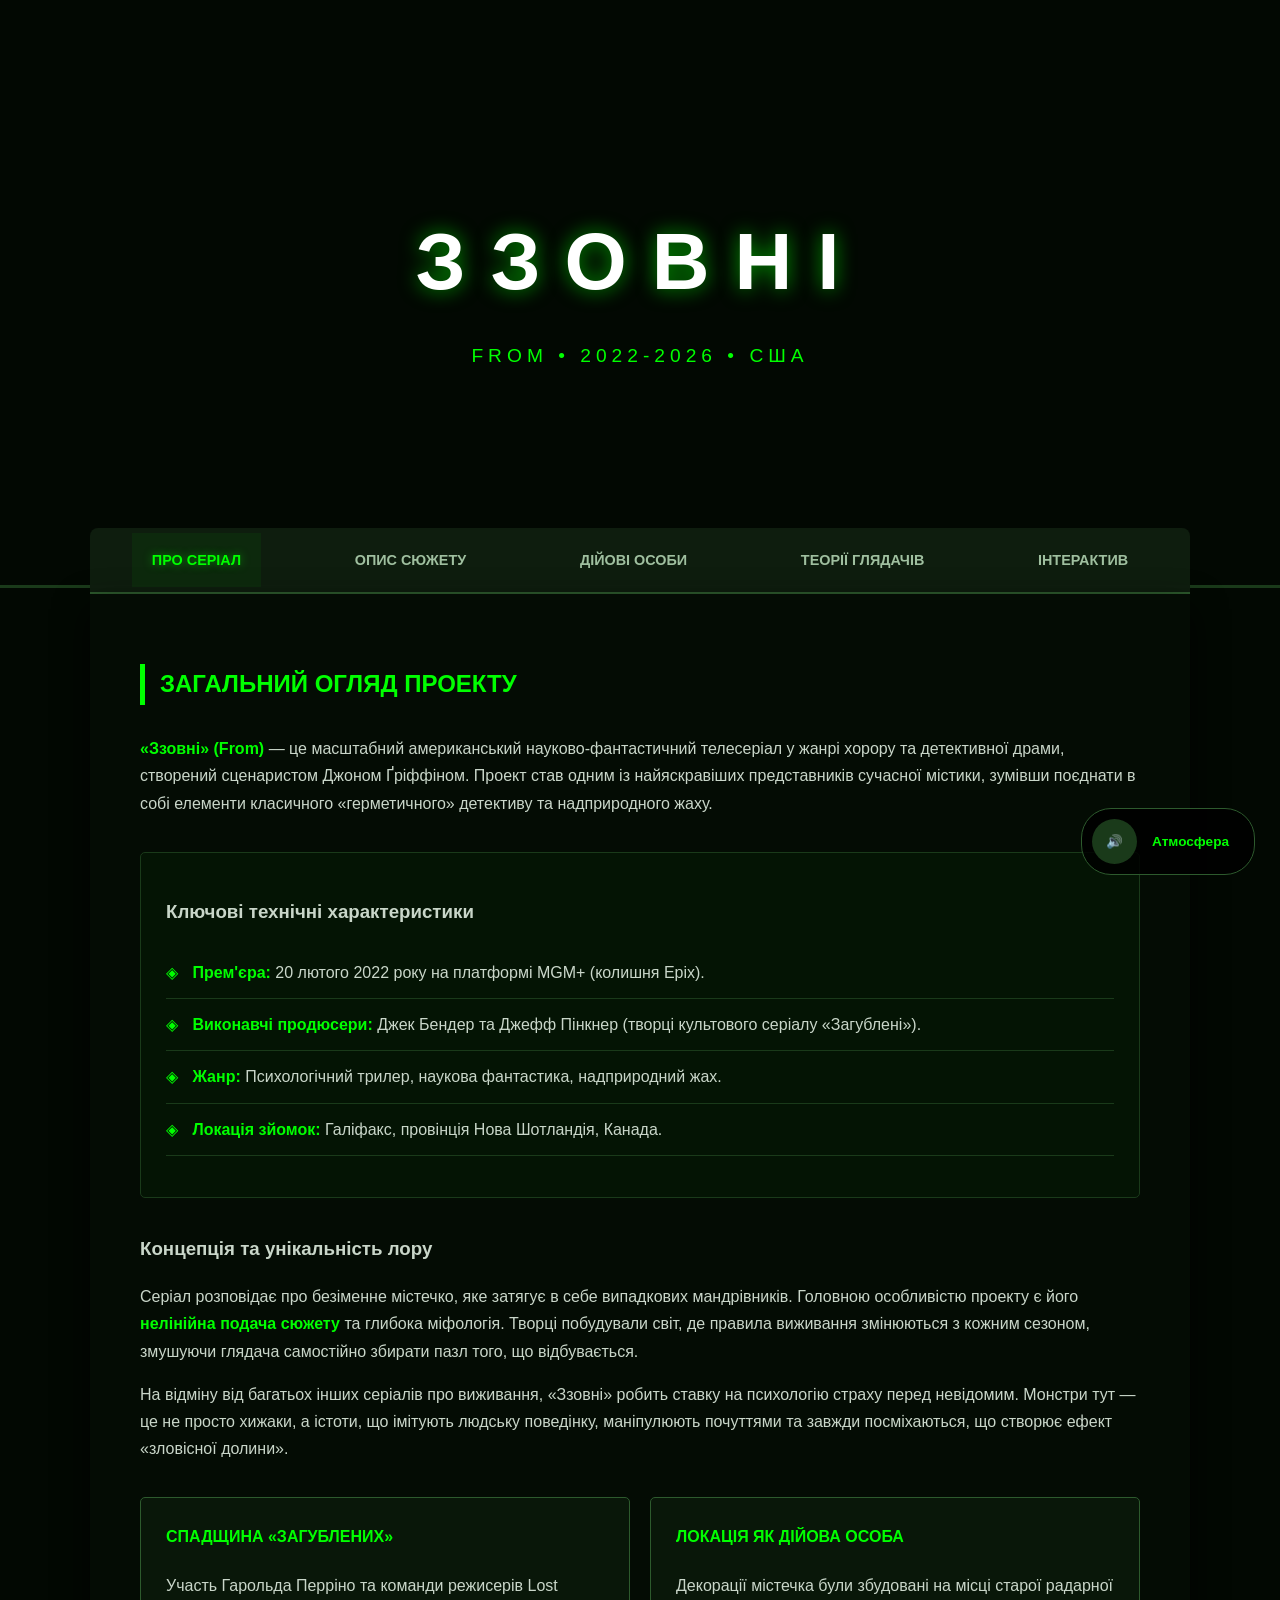
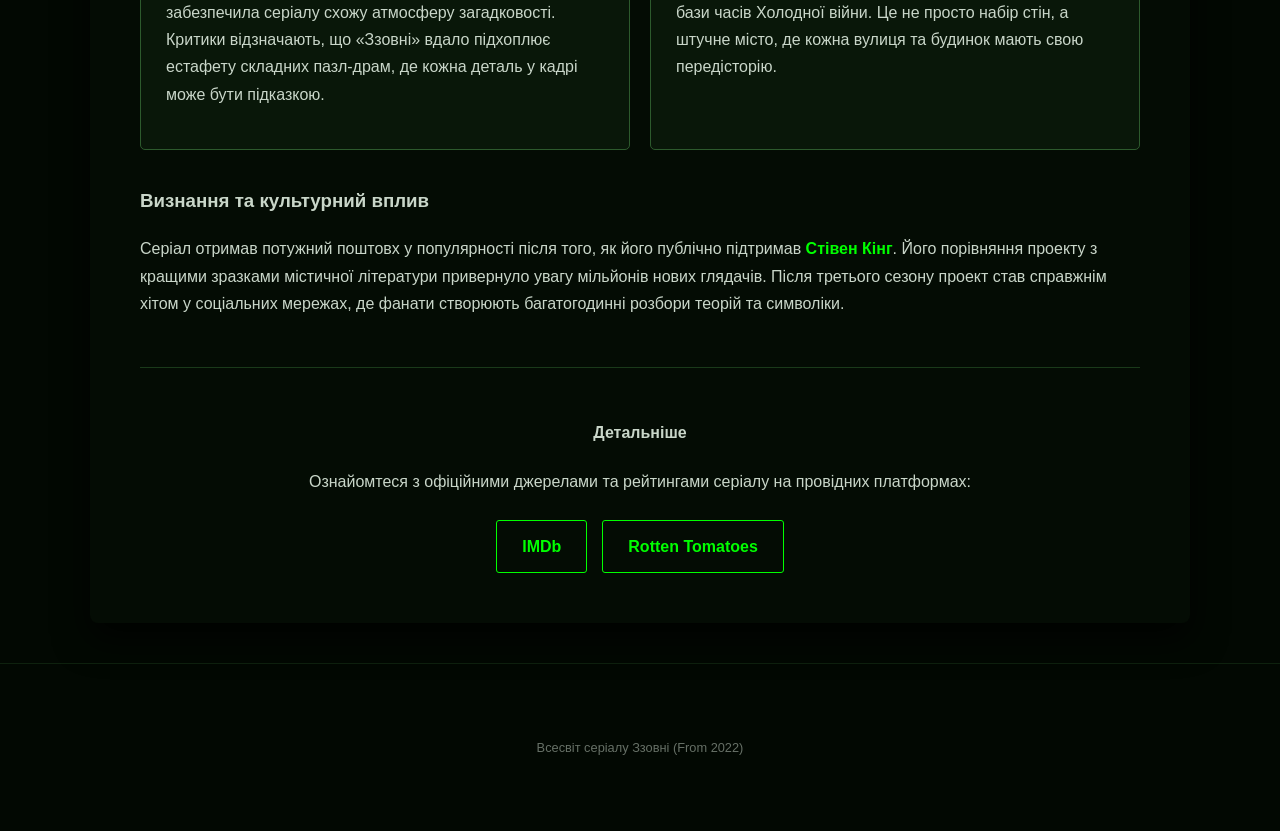
<file: index.html>
<!DOCTYPE html>
<html lang="uk">
<head>
    <meta charset="UTF-8">
    <meta name="viewport" content="width=device-width, initial-scale=1.0">
    <title>Всесвіт серіалу Ззовні (From 2022)</title>
    <link rel="stylesheet" href="style.css">
</head>
<body>
    <div class="audio-widget">
        <button id="audioControl" class="pulse-button">🔊</button>
        <audio id="backgroundAudio" src="sound.mp3" loop></audio>
        <span class="audio-label">Атмосфера</span>
    </div>
    <header class="hero-banner">
        <div class="hero-overlay">
            <div class="hero-text">
                <h1>ЗЗОВНІ</h1>
                <p class="tagline">From &bull; 2022-2026 &bull; США</p>
            </div>
        </div>
    </header>
    <div class="container">
        <nav class="nav-bar">
            <a href="index.html" class="nav-item active">Про серіал</a>
            <a href="plot.html" class="nav-item">Опис сюжету</a>
            <a href="cast.html" class="nav-item">Дійові особи</a>
            <a href="theories.html" class="nav-item">Теорії глядачів</a>
            <a href="test.html" class="nav-item">Інтерактив</a>
        </nav>
        <main class="main-content">
            <article>
                <h2 class="section-title">Загальний огляд проекту</h2>
                <p>
                    <strong>«Ззовні» (From)</strong> — це масштабний американський науково-фантастичний телесеріал у жанрі хорору та детективної драми, створений сценаристом Джоном Ґріффіном. Проект став одним із найяскравіших представників сучасної містики, зумівши поєднати в собі елементи класичного «герметичного» детективу та надприродного жаху.
                </p>
                <div class="highlight-box">
                    <h3>Ключові технічні характеристики</h3>
                    <ul class="custom-list">                        
                        <li><strong>Прем'єра:</strong> 20 лютого 2022 року на платформі MGM+ (колишня Epix).</li>
                        <li><strong>Виконавчі продюсери:</strong> Джек Бендер та Джефф Пінкнер (творці культового серіалу «Загублені»).</li>
                        <li><strong>Жанр:</strong> Психологічний трилер, наукова фантастика, надприродний жах.</li>
                        <li><strong>Локація зйомок:</strong> Галіфакс, провінція Нова Шотландія, Канада.</li>
                    </ul>
                </div>
                <h3>Концепція та унікальність лору</h3>
                <p>
                    Серіал розповідає про безіменне містечко, яке затягує в себе випадкових мандрівників. Головною особливістю проекту є його <strong>нелінійна подача сюжету</strong> та глибока міфологія. Творці побудували світ, де правила виживання змінюються з кожним сезоном, змушуючи глядача самостійно збирати пазл того, що відбувається.
                </p>
                <p>
                    На відміну від багатьох інших серіалів про виживання, «Ззовні» робить ставку на психологію страху перед невідомим. Монстри тут — це не просто хижаки, а істоти, що імітують людську поведінку, маніпулюють почуттями та завжди посміхаються, що створює ефект «зловісної долини».
                </p>
                <div class="info-grid">
                    <div class="grid-item">
                        <h4>Спадщина «Загублених»</h4>
                        <p>Участь Гарольда Перріно та команди режисерів Lost забезпечила серіалу схожу атмосферу загадковості. Критики відзначають, що «Ззовні» вдало підхоплює естафету складних пазл-драм, де кожна деталь у кадрі може бути підказкою.</p>
                    </div>
                    <div class="grid-item">
                        <h4>Локація як дійова особа</h4>
                        <p>Декорації містечка були збудовані на місці старої радарної бази часів Холодної війни. Це не просто набір стін, а штучне місто, де кожна вулиця та будинок мають свою передісторію.</p>
                    </div>
                </div>
                <h3>Визнання та культурний вплив</h3>
                <p>
                    Серіал отримав потужний поштовх у популярності після того, як його публічно підтримав <strong>Стівен Кінг</strong>. Його порівняння проекту з кращими зразками містичної літератури привернуло увагу мільйонів нових глядачів. Після третього сезону проект став справжнім хітом у соціальних мережах, де фанати створюють багатогодинні розбори теорій та символіки.
                </p>
                <div class="cta-section">
                    <h4>Детальніше</h4>
                    <p>Ознайомтеся з офіційними джерелами та рейтингами серіалу на провідних платформах:</p>
                    <div class="links-flex">
                        <a href="https://www.imdb.com/title/tt9814142/" target="_blank" class="btn-link">IMDb</a>
                        <a href="https://www.rottentomatoes.com/tv/from" target="_blank" class="btn-link">Rotten Tomatoes</a>
                    </div>
                </div>
            </article>
        </main>
    </div>
    <footer class="main-footer">
        <p>Всесвіт серіалу Ззовні (From 2022)</p>
    </footer>
    <script>
        const audio = document.getElementById('backgroundAudio');
        const btn = document.getElementById('audioControl');
        btn.addEventListener('click', () => {
            if (audio.paused) {
                audio.play();
                btn.innerText = '⏸';
            } else {
                audio.pause();
                btn.innerText = '🔊';
            }
        });
    </script>
</body>
</html>
</file>
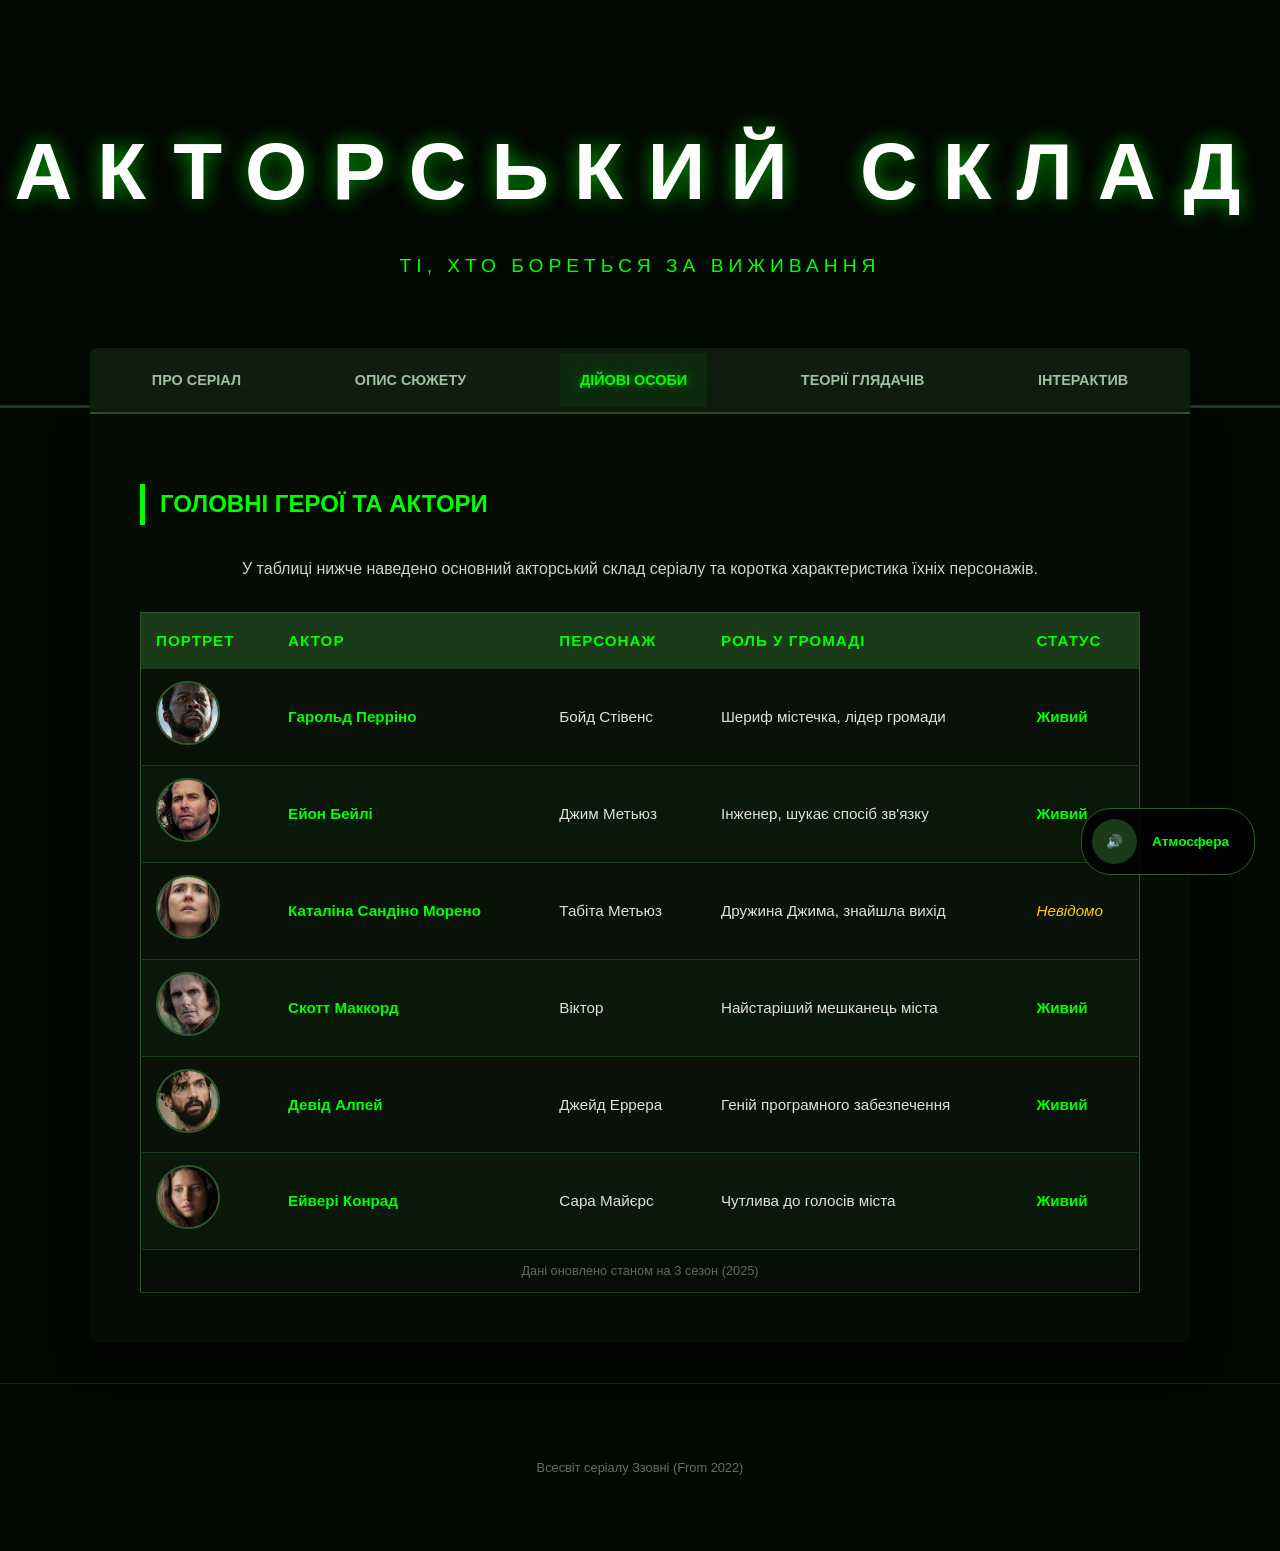
<file: cast.html>
<!DOCTYPE html>
<html lang="uk">
<head>
    <meta charset="UTF-8">
    <meta name="viewport" content="width=device-width, initial-scale=1.0">
    <title>Всесвіт серіалу Ззовні</title>
    <link rel="stylesheet" href="style.css">
</head>
<body>
    <div class="audio-widget">
        <button id="audioControl" class="pulse-button">🔊</button>
        <audio id="backgroundAudio" src="sound.mp3" loop></audio>
        <span class="audio-label">Атмосфера</span>
    </div>
    <header class="hero-banner small-banner">
        <div class="hero-overlay">
            <div class="hero-text">
                <h1>АКТОРСЬКИЙ СКЛАД</h1>
                <p class="tagline">Ті, хто бореться за виживання</p>
            </div>
        </div>
    </header>
    <div class="container">
        <nav class="nav-bar">
            <a href="index.html" class="nav-item">Про серіал</a>
            <a href="plot.html" class="nav-item">Опис сюжету</a>
            <a href="cast.html" class="nav-item active">Дійові особи</a>
            <a href="theories.html" class="nav-item">Теорії глядачів</a>
            <a href="test.html" class="nav-item">Інтерактив</a>
        </nav>
        <main class="main-content">
            <h2 class="section-title">Головні герої та актори</h2>
            <p style="text-align: center; margin-bottom: 30px;">У таблиці нижче наведено основний акторський склад серіалу та коротка характеристика їхніх персонажів.</p>
            <div class="table-responsive">
                <table class="cast-table">
                    <thead>
                        <tr>
                            <th>Портрет</th>
                            <th>Актор</th>
                            <th>Персонаж</th>
                            <th>Роль у громаді</th>
                            <th>Статус</th>
                        </tr>
                    </thead>
                    <tbody>
                        <tr>
                            <td><img src="actor1.jpg" alt="Boyd" class="table-img"></td>
                            <td><strong>Гарольд Перріно</strong></td>
                            <td>Бойд Стівенс</td>
                            <td>Шериф містечка, лідер громади</td>
                            <td><span class="status-alive">Живий</span></td>
                        </tr>
                        <tr>
                            <td><img src="actor2.jpg" alt="Jim" class="table-img"></td>
                            <td><strong>Ейон Бейлі</strong></td>
                            <td>Джим Метьюз</td>
                            <td>Інженер, шукає спосіб зв'язку</td>
                            <td><span class="status-alive">Живий</span></td>
                        </tr>
                        <tr>
                            <td><img src="actor3.jpg" alt="Tabitha" class="table-img"></td>
                            <td><strong>Каталіна Сандіно Морено</strong></td>
                            <td>Табіта Метьюз</td>
                            <td>Дружина Джима, знайшла вихід</td>
                            <td><span class="status-unknown">Невідомо</span></td>
                        </tr>
                        <tr>
                            <td><img src="actor4.jpg" alt="Victor" class="table-img"></td>
                            <td><strong>Скотт Маккорд</strong></td>
                            <td>Віктор</td>
                            <td>Найстаріший мешканець міста</td>
                            <td><span class="status-alive">Живий</span></td>
                        </tr>
                        <tr>
                            <td><img src="actor5.jpg" alt="Jade" class="table-img"></td>
                            <td><strong>Девід Алпей</strong></td>
                            <td>Джейд Еррера</td>
                            <td>Геній програмного забезпечення</td>
                            <td><span class="status-alive">Живий</span></td>
                        </tr>
                        <tr>
                            <td><img src="actor6.jpg" alt="Sara" class="table-img"></td>
                            <td><strong>Ейвері Конрад</strong></td>
                            <td>Сара Майєрс</td>
                            <td>Чутлива до голосів міста</td>
                            <td><span class="status-alive">Живий</span></td>
                        </tr>
                    </tbody>
                    <tfoot>
                        <tr>
                            <td colspan="5">Дані оновлено станом на 3 сезон (2025)</td>
                        </tr>
                    </tfoot>
                </table>
            </div>
        </main>
    </div>
    <footer class="main-footer">
        <p>Всесвіт серіалу Ззовні (From 2022)</p>
    </footer>
    <script>
        const audio = document.getElementById('backgroundAudio');
        const btn = document.getElementById('audioControl');
        btn.addEventListener('click', () => {
            if (audio.paused) { audio.play(); btn.innerText = '⏸'; }
            else { audio.pause(); btn.innerText = '🔊'; }
        });
    </script>
</body>
</html>
</file>
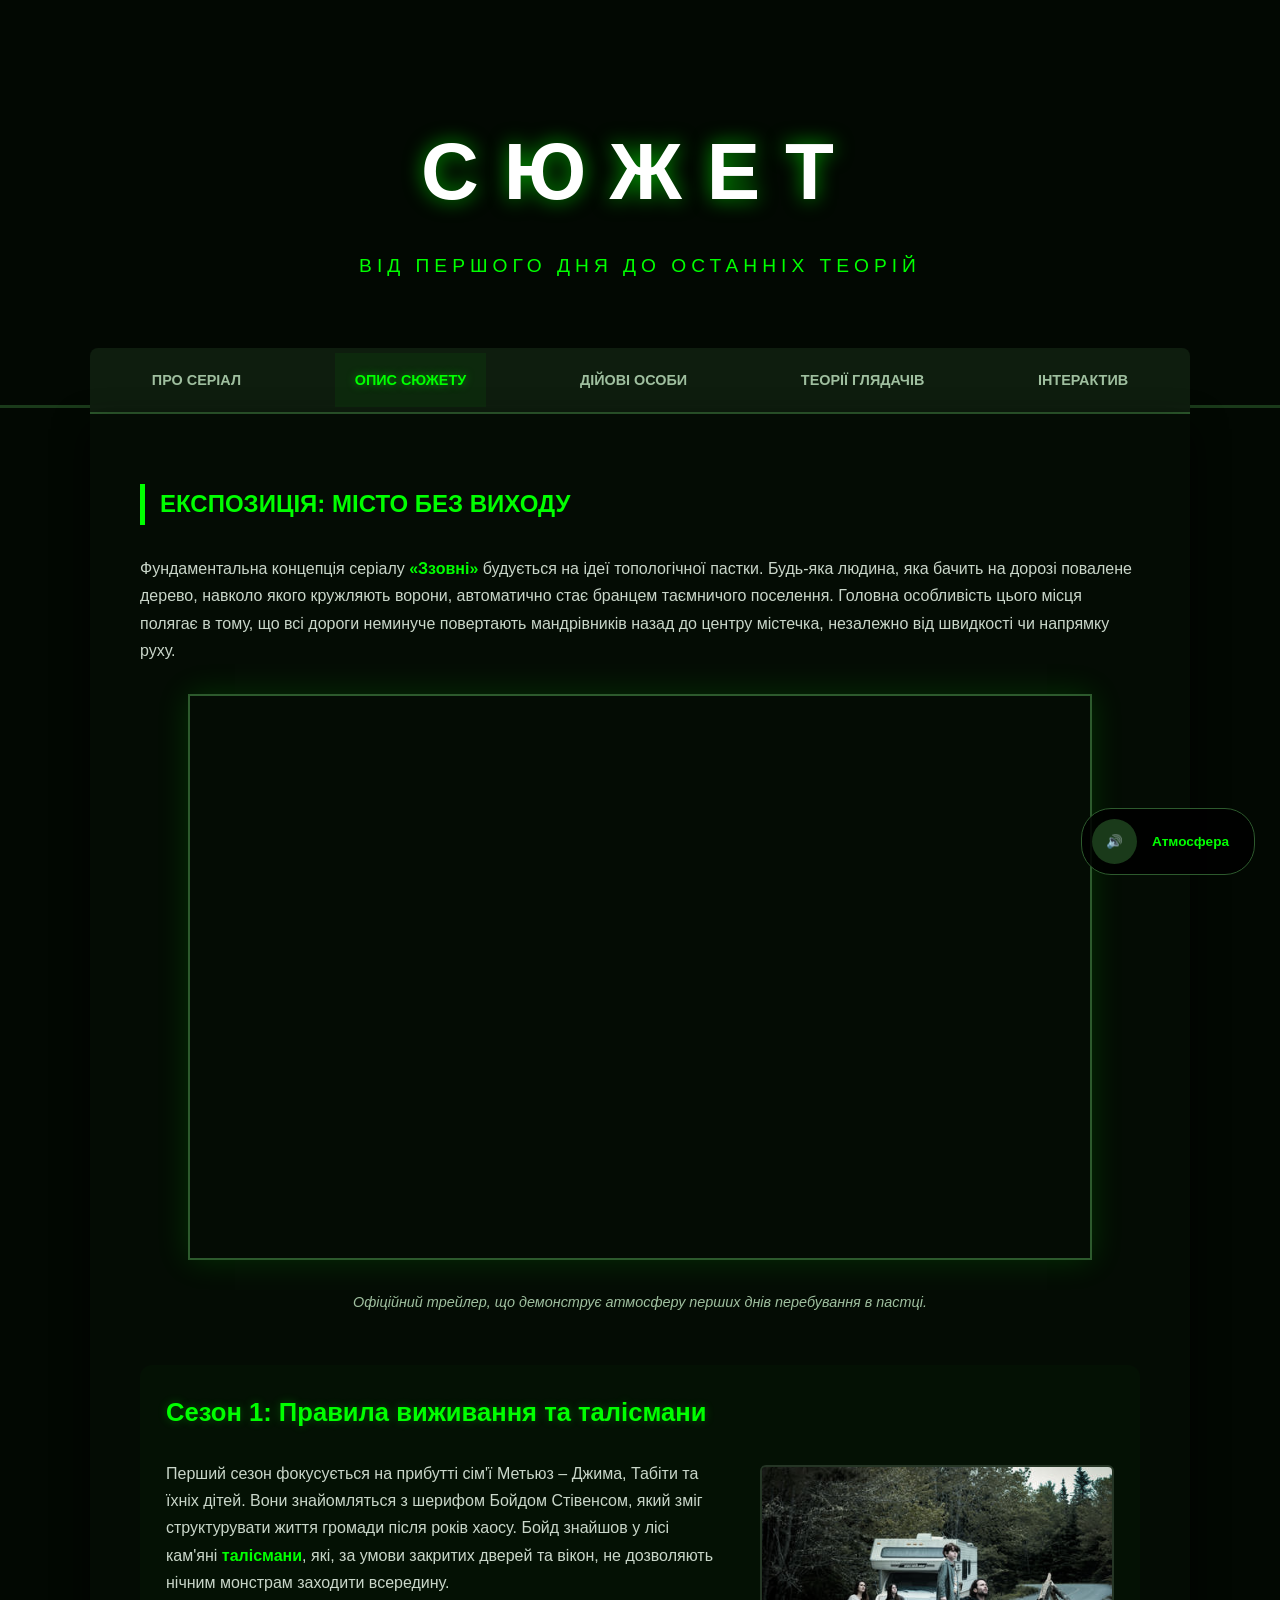
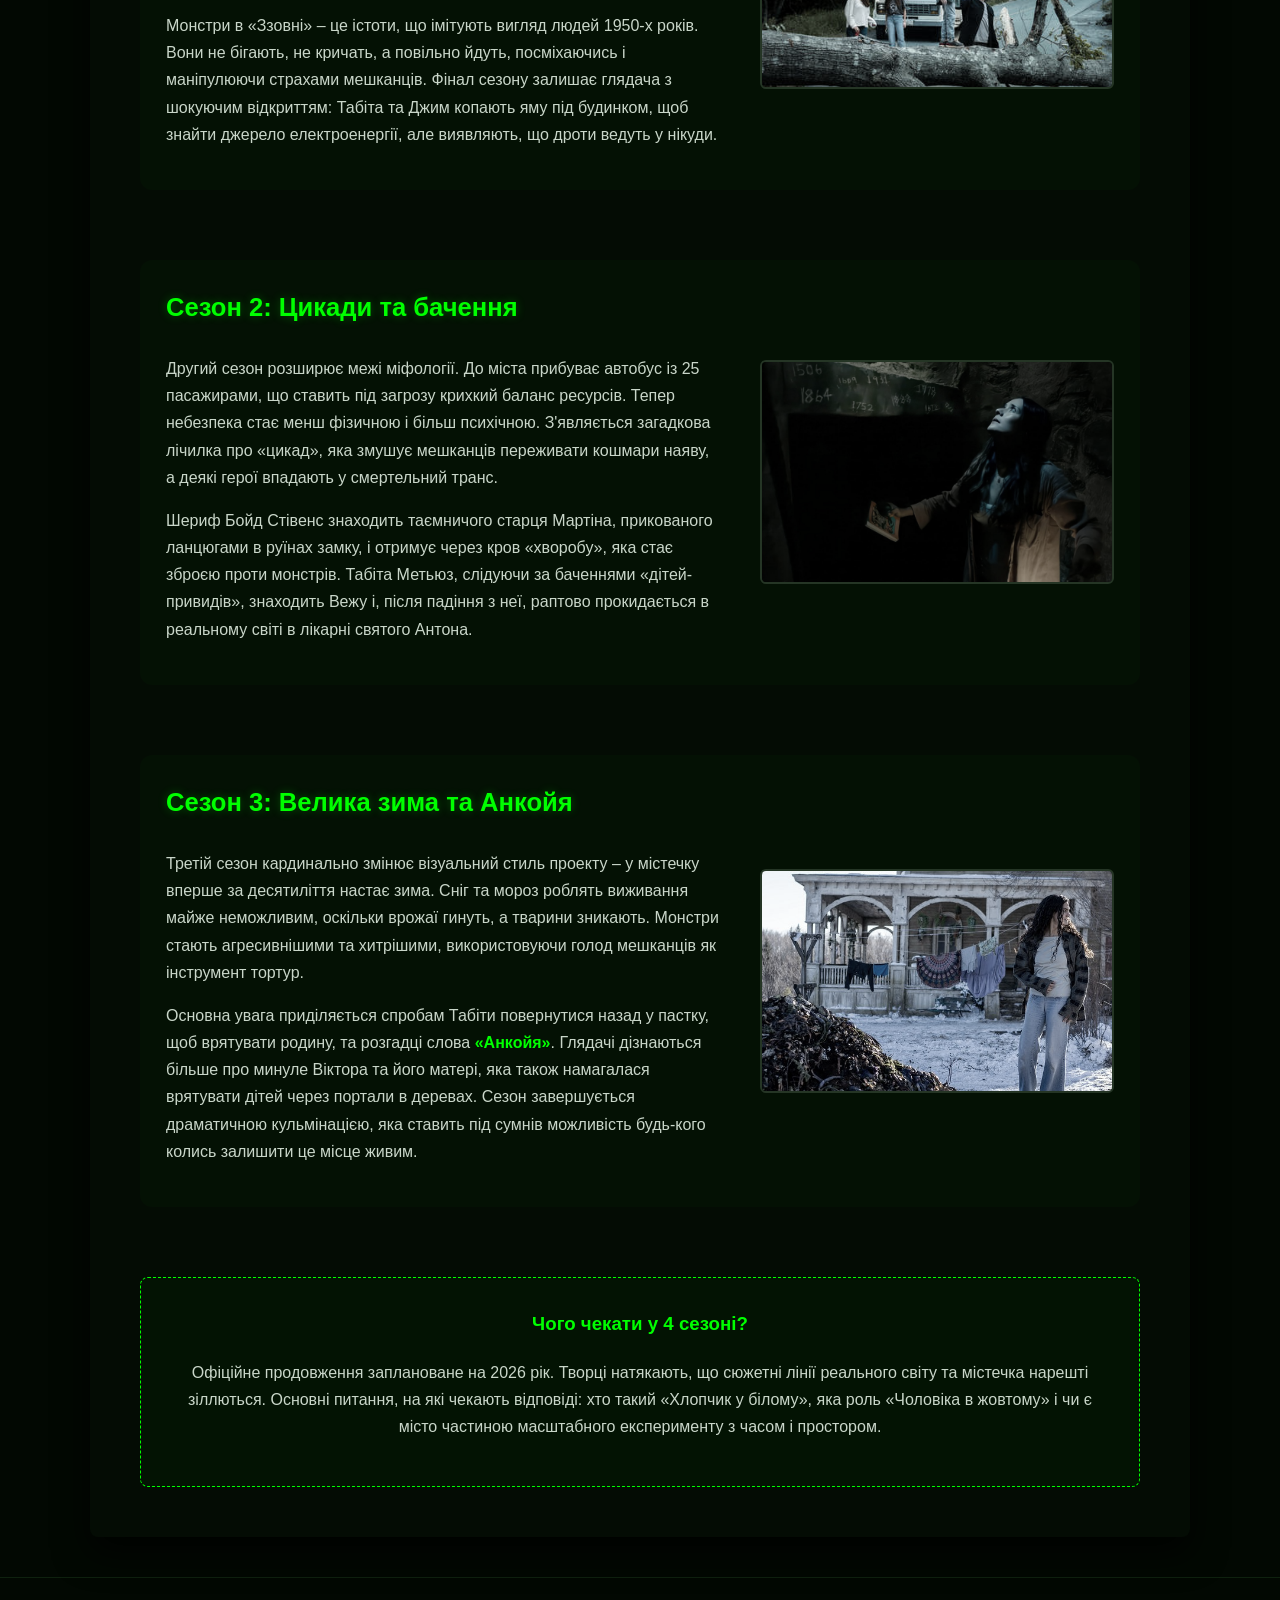
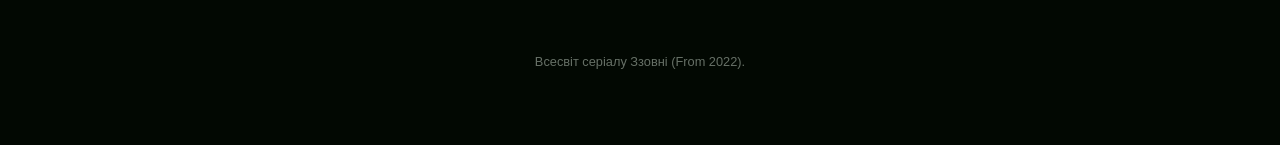
<file: plot.html>
<!DOCTYPE html>
<html lang="uk">
<head>
    <meta charset="UTF-8">
    <meta name="viewport" content="width=device-width, initial-scale=1.0">
    <title>Всесвіт серіалу Ззовні (From 2022)</title>
    <link rel="stylesheet" href="style.css">
</head>
<body>
    <div class="audio-widget">
        <button id="audioControl" class="pulse-button">🔊</button>
        <audio id="backgroundAudio" src="sound.mp3" loop></audio>
        <span class="audio-label">Атмосфера</span>
    </div>
    <header class="hero-banner small-banner">
        <div class="hero-overlay">
            <div class="hero-text">
                <h1>СЮЖЕТ</h1>
                <p class="tagline">Від першого дня до останніх теорій</p>
            </div>
        </div>
    </header>
    <div class="container">
        <nav class="nav-bar">
            <a href="index.html" class="nav-item">Про серіал</a>
            <a href="plot.html" class="nav-item active">Опис сюжету</a>
            <a href="cast.html" class="nav-item">Дійові особи</a>
            <a href="theories.html" class="nav-item">Теорії глядачів</a>
            <a href="test.html" class="nav-item">Інтерактив</a>
        </nav>
        <main class="main-content">
            <article>
                <h2 class="section-title">Експозиція: Місто без виходу</h2>
                <p>
                    Фундаментальна концепція серіалу <strong>«Ззовні»</strong> будується на ідеї топологічної пастки. Будь-яка людина, яка бачить на дорозі повалене дерево, навколо якого кружляють ворони, автоматично стає бранцем таємничого поселення. Головна особливість цього місця полягає в тому, що всі дороги неминуче повертають мандрівників назад до центру містечка, незалежно від швидкості чи напрямку руху.
                </p>
                <div class="video-container">
                   <iframe 
                        src="https://www.youtube.com/embed/1L6O_pY9OAs" 
                        title="Official Trailer From" 
                        frameborder="0" 
                        allow="accelerometer; autoplay; clipboard-write; encrypted-media; gyroscope; picture-in-picture" 
                        allowfullscreen>
                    </iframe>
                </div>
                <p class="video-caption">Офіційний трейлер, що демонструє атмосферу перших днів перебування в пастці.</p>
                <section class="seasons-detailed">
                    <div class="season-block">
                        <div class="season-info">
                            <h3>Сезон 1: Правила виживання та талісмани</h3>
                            <p>
                                Перший сезон фокусується на прибутті сім'ї Метьюз – Джима, Табіти та їхніх дітей. Вони знайомляться з шерифом Бойдом Стівенсом, який зміг структурувати життя громади після років хаосу. Бойд знайшов у лісі кам'яні <strong>талісмани</strong>, які, за умови закритих дверей та вікон, не дозволяють нічним монстрам заходити всередину.
                            </p>
                            <p>
                                Монстри в «Ззовні» – це істоти, що імітують вигляд людей 1950-х років. Вони не бігають, не кричать, а повільно йдуть, посміхаючись і маніпулюючи страхами мешканців. Фінал сезону залишає глядача з шокуючим відкриттям: Табіта та Джим копають яму під будинком, щоб знайти джерело електроенергії, але виявляють, що дроти ведуть у нікуди.
                            </p>
                        </div>
                        <img src="picture2.jpg" alt="Сезон 1" class="season-visual">
                    </div>
                    <div class="season-block reverse">
                        <img src="picture3.jpg" alt="Сезон 2" class="season-visual">
                        <div class="season-info">
                            <h3>Сезон 2: Цикади та бачення</h3>
                            <p>
                                Другий сезон розширює межі міфології. До міста прибуває автобус із 25 пасажирами, що ставить під загрозу крихкий баланс ресурсів. Тепер небезпека стає менш фізичною і більш психічною. З'являється загадкова лічилка про «цикад», яка змушує мешканців переживати кошмари наяву, а деякі герої впадають у смертельний транс.
                            </p>
                            <p>
                                Шериф Бойд Стівенс знаходить таємничого старця Мартіна, прикованого ланцюгами в руїнах замку, і отримує через кров «хворобу», яка стає зброєю проти монстрів. Табіта Метьюз, слідуючи за баченнями «дітей-привидів», знаходить Вежу і, після падіння з неї, раптово прокидається в реальному світі в лікарні святого Антона.
                            </p>
                        </div>
                    </div>

                    <div class="season-block">
                        <div class="season-info">
                            <h3>Сезон 3: Велика зима та Анкойя</h3>
                            <p>
                                Третій сезон кардинально змінює візуальний стиль проекту – у містечку вперше за десятиліття настає зима. Сніг та мороз роблять виживання майже неможливим, оскільки врожаї гинуть, а тварини зникають. Монстри стають агресивнішими та хитрішими, використовуючи голод мешканців як інструмент тортур.
                            </p>
                            <p>
                                Основна увага приділяється спробам Табіти повернутися назад у пастку, щоб врятувати родину, та розгадці слова <strong>«Анкойя»</strong>. Глядачі дізнаються більше про минуле Віктора та його матері, яка також намагалася врятувати дітей через портали в деревах. Сезон завершується драматичною кульмінацією, яка ставить під сумнів можливість будь-кого колись залишити це місце живим.
                            </p>
                        </div>
                        <img src="picture4.jpg" alt="Сезон 3" class="season-visual">
                    </div>
                </section>
                <div class="summary-box">
                    <h3>Чого чекати у 4 сезоні?</h3>
                    <p>
                        Офіційне продовження заплановане на 2026 рік. Творці натякають, що сюжетні лінії реального світу та містечка нарешті зіллються. Основні питання, на які чекають відповіді: хто такий «Хлопчик у білому», яка роль «Чоловіка в жовтому» і чи є місто частиною масштабного експерименту з часом і простором.
                    </p>
                </div>
            </article>
        </main>
    </div>
    <footer class="main-footer">
        <p>Всесвіт серіалу Ззовні (From 2022).</p>
    </footer>
    <script>
        const audio = document.getElementById('backgroundAudio');
        const btn = document.getElementById('audioControl');
        btn.addEventListener('click', () => {
            if (audio.paused) { audio.play(); btn.innerText = '⏸'; }
            else { audio.pause(); btn.innerText = '🔊'; }
        });
    </script>
</body>
</html>
</file>
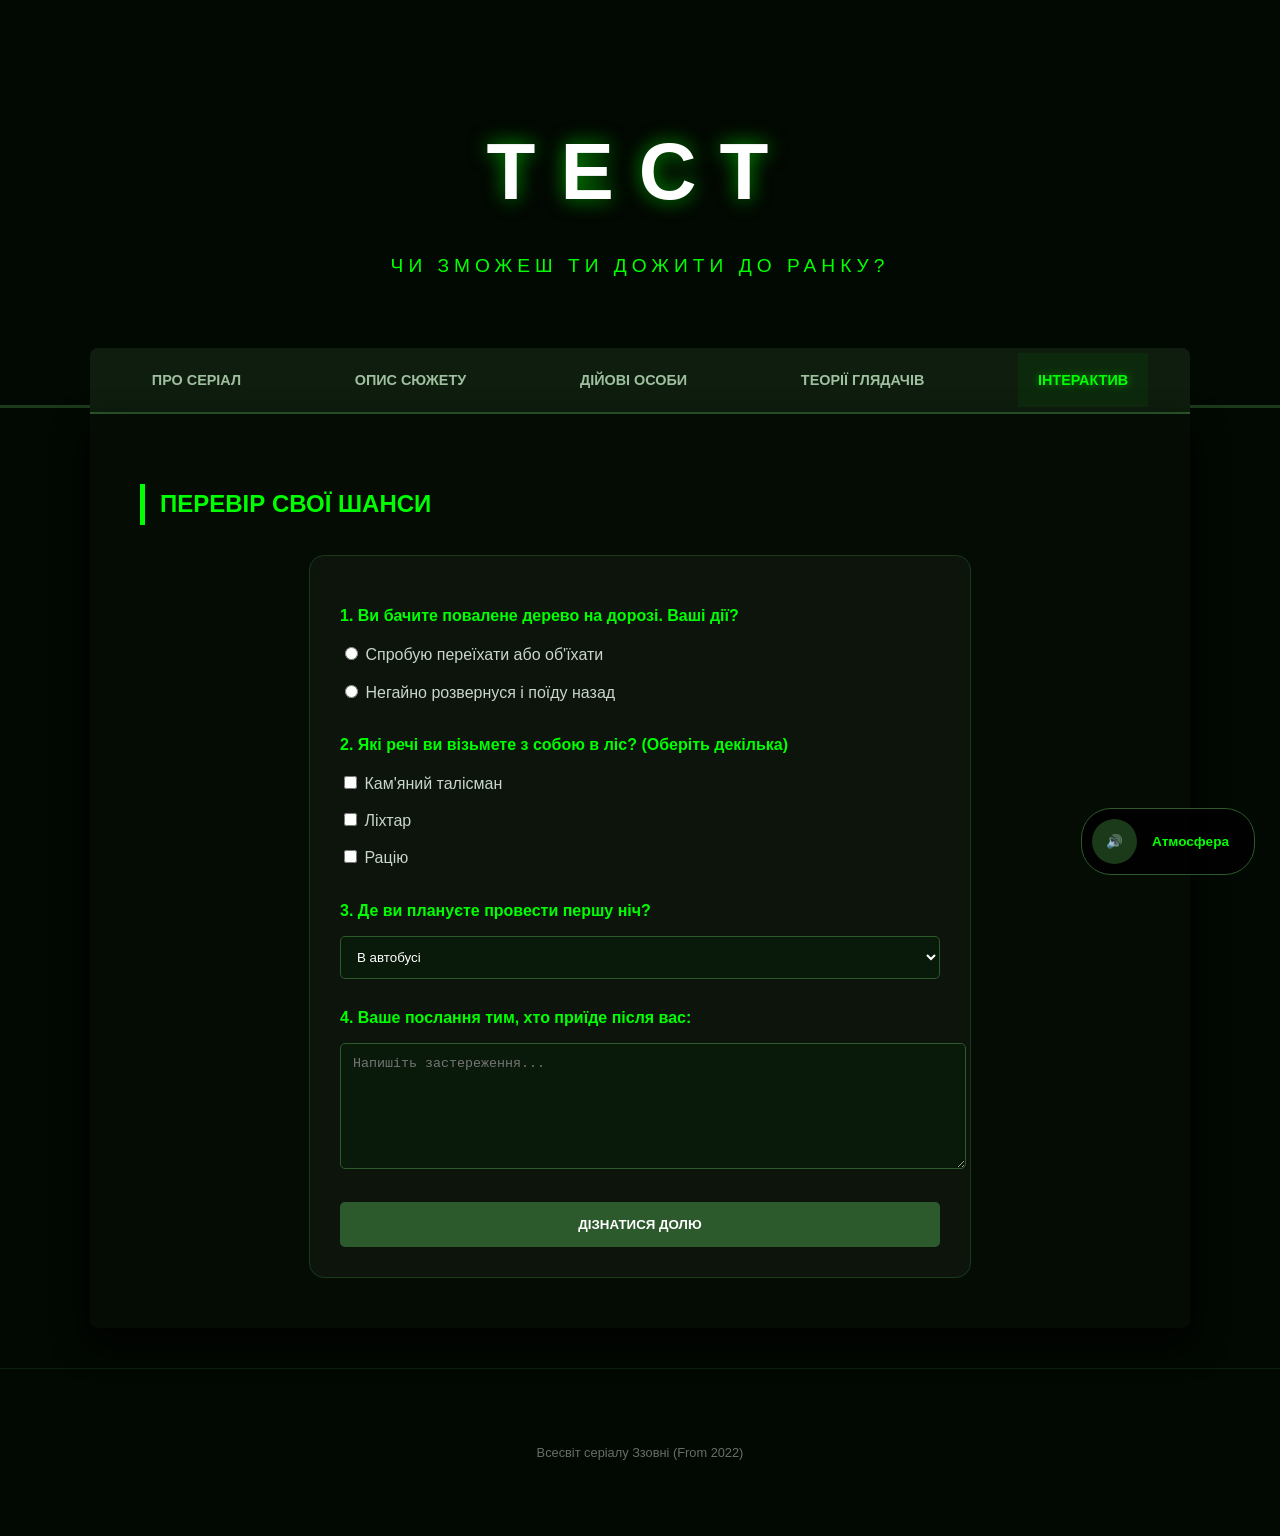
<file: test.html>
<!DOCTYPE html>
<html lang="uk">
<head>
    <meta charset="UTF-8">
    <meta name="viewport" content="width=device-width, initial-scale=1.0">
    <title>Ззовні (From 2022)</title>
    <link rel="stylesheet" href="style.css">
</head>
<body>
    <div class="audio-widget">
        <button id="audioControl" class="pulse-button">🔊</button>
        <audio id="backgroundAudio" src="sound.mp3" loop></audio>
        <span class="audio-label">Атмосфера</span>
    </div>
    <header class="hero-banner small-banner">
        <div class="hero-overlay">
            <div class="hero-text">
                <h1>ТЕСТ</h1>
                <p class="tagline">Чи зможеш ти дожити до ранку?</p>
            </div>
        </div>
    </header>
    <div class="container">
        <nav class="nav-bar">
            <a href="index.html" class="nav-item">Про серіал</a>
            <a href="plot.html" class="nav-item">Опис сюжету</a>
            <a href="cast.html" class="nav-item">Дійові особи</a>
            <a href="theories.html" class="nav-item">Теорії глядачів</a>
            <a href="test.html" class="nav-item active">Інтерактив</a>
        </nav>
        <main class="main-content">
            <h2 class="section-title">Перевір свої шанси</h2>
            <form id="survivalForm" class="survival-form">
                <div class="form-group">
                    <p class="question">1. Ви бачите повалене дерево на дорозі. Ваші дії?</p>
                    <label class="radio-label">
                        <input type="radio" name="q1" value="0"> Спробую переїхати або об'їхати
                    </label>
                    <label class="radio-label">
                        <input type="radio" name="q1" value="1"> Негайно розвернуся і поїду назад
                    </label>
                </div>
                <div class="form-group">
                    <p class="question">2. Які речі ви візьмете з собою в ліс? (Оберіть декілька)</p>
                    <label class="check-label">
                        <input type="checkbox" name="q2" value="talisman"> Кам'яний талісман
                    </label>
                    <label class="check-label">
                        <input type="checkbox" name="q2" value="lantern"> Ліхтар
                    </label>
                    <label class="check-label">
                        <input type="checkbox" name="q2" value="radio"> Рацію
                    </label>
                </div>
                <div class="form-group">
                    <p class="question">3. Де ви плануєте провести першу ніч?</p>
                    <select name="location" class="form-select">
                        <option value="bus">В автобусі</option>
                        <option value="house">У будинку з талісманом</option>
                        <option value="forest">У наметі в лісі</option>
                        <option value="cellar">У підвалі</option>
                    </select>
                </div>
                <div class="form-group">
                    <p class="question">4. Ваше послання тим, хто приїде після вас:</p>
                    <textarea name="message" placeholder="Напишіть застереження..." class="form-textarea"></textarea>
                </div>
                <button type="button" class="submit-btn" onclick="checkResult()">Дізнатися долю</button>
            </form>
            <div id="resultBox" class="result-box hidden">
                <h3>Ваш результат:</h3>
                <p id="resultText"></p>
                <button type="button" class="reset-btn" onclick="location.reload()">Спробувати ще раз</button>
            </div>
        </main>
    </div>
    <footer class="main-footer">
        <p>Всесвіт серіалу Ззовні (From 2022)</p>
    </footer>
    <script>
        const audio = document.getElementById('backgroundAudio');
        const btn = document.getElementById('audioControl');
        btn.addEventListener('click', () => {
            if (audio.paused) { audio.play(); btn.innerText = '⏸'; }
            else { audio.pause(); btn.innerText = '🔊'; }
        });
        function checkResult() {
            const form = document.getElementById('survivalForm');
            const resultBox = document.getElementById('resultBox');
            const resultText = document.getElementById('resultText');
            const q1 = form.querySelector('input[name="q1"]:checked');
            const location = form.location.value;
            form.classList.add('hidden');
            resultBox.classList.remove('hidden');
            if (q1 && q1.value === "1" && location === "house") {
                resultText.innerText = "Вітаємо! У вас є шанси стати новим шерифом. Ви дієте розсудливо та поважаєте правила міста.";
                resultText.style.color = "#00ff00";
            } else {
                resultText.innerText = "На жаль, монстри знайшли вас у першу ж ніч. Наступного разу не відчиняйте вікна!";
                resultText.style.color = "#ff4444";
            }
        }
    </script>
</body>
</html>
</file>
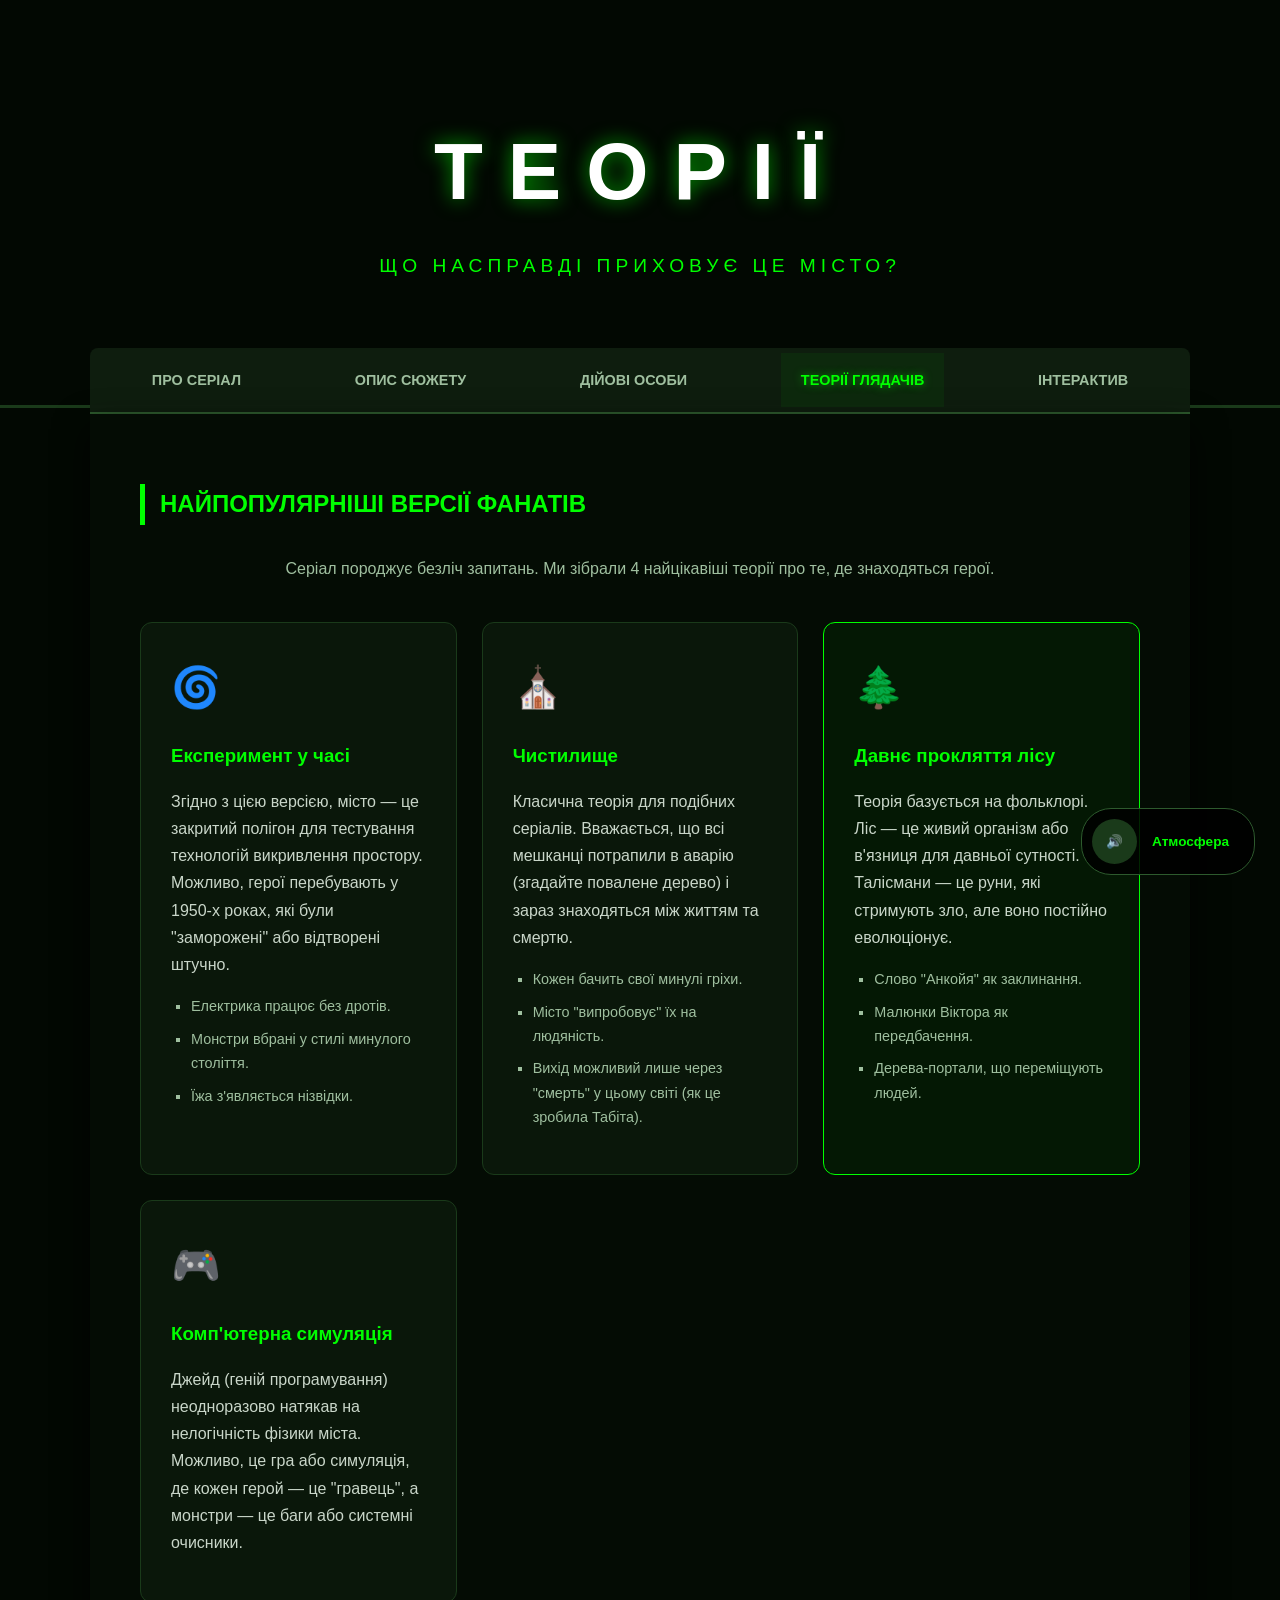
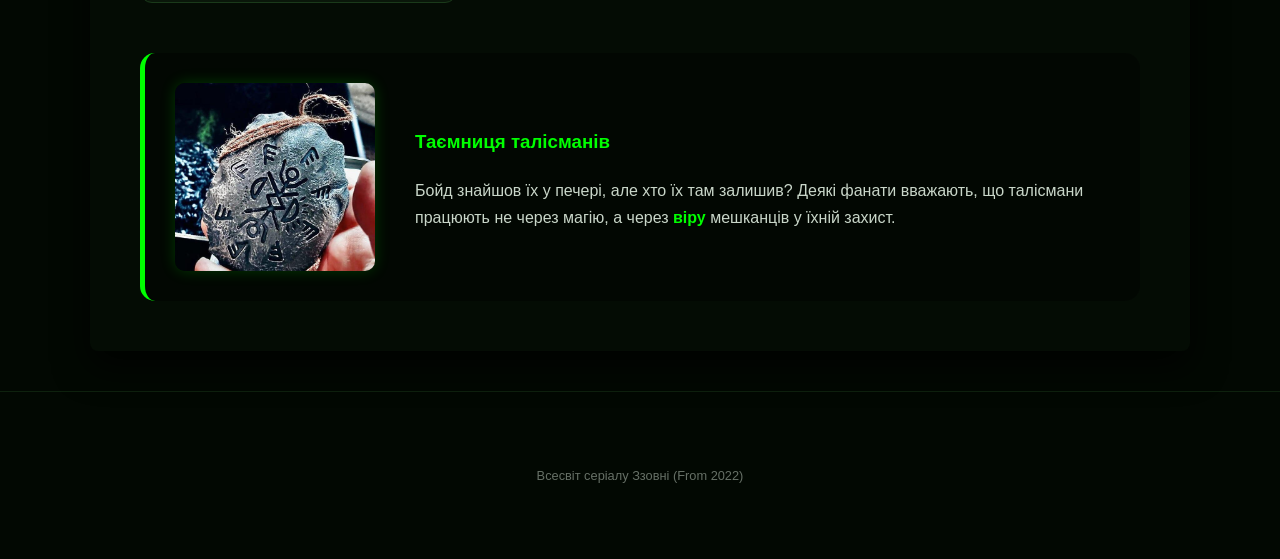
<file: theories.html>
<!DOCTYPE html>
<html lang="uk">
<head>
    <meta charset="UTF-8">
    <meta name="viewport" content="width=device-width, initial-scale=1.0">
    <title>Всесвіт серіалу Ззовні</title>
    <link rel="stylesheet" href="style.css">
</head>
<body>
    <div class="audio-widget">
        <button id="audioControl" class="pulse-button">🔊</button>
        <audio id="backgroundAudio" src="sound.mp3" loop></audio>
        <span class="audio-label">Атмосфера</span>
    </div>
    <header class="hero-banner small-banner">
        <div class="hero-overlay">
            <div class="hero-text">
                <h1>ТЕОРІЇ</h1>
                <p class="tagline">Що насправді приховує це місто?</p>
            </div>
        </div>
    </header>
    <div class="container">
        <nav class="nav-bar">
            <a href="index.html" class="nav-item">Про серіал</a>
            <a href="plot.html" class="nav-item">Опис сюжету</a>
            <a href="cast.html" class="nav-item">Дійові особи</a>
            <a href="theories.html" class="nav-item active">Теорії глядачів</a>
            <a href="test.html" class="nav-item">Інтерактив</a>
        </nav>
        <main class="main-content">
            <h2 class="section-title">Найпопулярніші версії фанатів</h2>
            <p style="text-align: center; color: #9fbf9f;">Серіал породжує безліч запитань. Ми зібрали 4 найцікавіші теорії про те, де знаходяться герої.</p>
            <div class="theories-grid">
                <div class="theory-card">
                    <div class="theory-icon">🌀</div>
                    <h3>Експеримент у часі</h3>
                    <p>Згідно з цією версією, місто — це закритий полігон для тестування технологій викривлення простору. Можливо, герої перебувають у 1950-х роках, які були "заморожені" або відтворені штучно.</p>
                    <ul class="theory-list">
                        <li>Електрика працює без дротів.</li>
                        <li>Монстри вбрані у стилі минулого століття.</li>
                        <li>Їжа з'являється нізвідки.</li>
                    </ul>
                </div>
                <div class="theory-card">
                    <div class="theory-icon">⛪</div>
                    <h3>Чистилище</h3>
                    <p>Класична теорія для подібних серіалів. Вважається, що всі мешканці потрапили в аварію (згадайте повалене дерево) і зараз знаходяться між життям та смертю.</p>
                    <ul class="theory-list">
                        <li>Кожен бачить свої минулі гріхи.</li>
                        <li>Місто "випробовує" їх на людяність.</li>
                        <li>Вихід можливий лише через "смерть" у цьому світі (як це зробила Табіта).</li>
                    </ul>
                </div>
                <div class="theory-card highlight">
                    <div class="theory-icon">🌲</div>
                    <h3>Давнє прокляття лісу</h3>
                    <p>Теорія базується на фольклорі. Ліс — це живий організм або в'язниця для давньої сутності. Талісмани — це руни, які стримують зло, але воно постійно еволюціонує.</p>
                    <ul class="theory-list">
                        <li>Слово "Анкойя" як заклинання.</li>
                        <li>Малюнки Віктора як передбачення.</li>
                        <li>Дерева-портали, що переміщують людей.</li>
                    </ul>
                </div>
                <div class="theory-card">
                    <div class="theory-icon">🎮</div>
                    <h3>Комп'ютерна симуляція</h3>
                    <p>Джейд (геній програмування) неодноразово натякав на нелогічність фізики міста. Можливо, це гра або симуляція, де кожен герой — це "гравець", а монстри — це баги або системні очисники.</p>
                </div>
            </div>
            <div class="mystery-image-section">
                <img src="mystery.jpg" alt="Таємничий талісман" class="mystery-img">
                <div class="mystery-text">
                    <h3>Таємниця талісманів</h3>
                    <p>Бойд знайшов їх у печері, але хто їх там залишив? Деякі фанати вважають, що талісмани працюють не через магію, а через <strong>віру</strong> мешканців у їхній захист.</p>
                </div>
            </div>
        </main>
    </div>
    <footer class="main-footer">
        <p>Всесвіт серіалу Ззовні (From 2022)</p>
    </footer>
    <script>
        const audio = document.getElementById('backgroundAudio');
        const btn = document.getElementById('audioControl');
        btn.addEventListener('click', () => {
            if (audio.paused) { audio.play(); btn.innerText = '⏸'; }
            else { audio.pause(); btn.innerText = '🔊'; }
        });
    </script>
</body>
</html>
</file>
<file: style.css>
body {
    margin: 0;
    padding: 0;
    font-family: 'Segoe UI', Arial, sans-serif;
    background-color: #020802;
    color: #c9d6c9;
    background-image: 
        linear-gradient(rgba(2, 8, 2, 0.9), rgba(2, 8, 2, 0.9)),        url('https://static.wikia.nocookie.net/from/images/4/4e/Farway_Tree.jpeg/revision/latest/scale-to-width-down/1200?cb=20230804191135');
    background-attachment: fixed;
    background-size: cover;
    line-height: 1.7;
}
.hero-banner {
    height: 65vh;
    background: url('https://www.okino.ua/media/var/news/2024/11/22/From_tv_series.jpg') center/cover no-repeat;
    position: relative;
    border-bottom: 3px solid #1a3a1a;
}
.hero-overlay {
    height: 100%;
    background: linear-gradient(to bottom, transparent 20%, #020802);
    display: flex;
    align-items: center;
    justify-content: center;
}
.hero-text {
    text-align: center;
    text-transform: uppercase;
}
.hero-text h1 {
    font-size: clamp(3rem, 8vw, 5rem);
    margin: 0;
    letter-spacing: clamp(10px, 3vw, 25px);
    color: #fff;
    text-shadow: 0 0 20px rgba(0, 255, 0, 0.6);
}
.tagline {
    font-size: 1.2rem;
    letter-spacing: 5px;
    color: #00ff00;
    margin-top: 10px;
}
.container {
    max-width: 1100px;
    margin: -60px auto 40px;
    position: relative;
    z-index: 10;
}
.nav-bar {
    display: flex;
    flex-wrap: wrap;
    background: rgba(15, 30, 15, 0.98);
    padding: 5px;
    border-radius: 8px 8px 0 0;
    border-bottom: 2px solid #2d5a2d;
    justify-content: space-around;
}
.nav-item {
    color: #9fbf9f;
    text-decoration: none;
    padding: 15px 20px;
    font-weight: bold;
    font-size: 0.9rem;
    text-transform: uppercase;
    transition: all 0.3s ease;
}
.nav-item:hover, .nav-item.active {
    color: #00ff00;
    background: rgba(0, 255, 0, 0.05);
    text-shadow: 0 0 8px rgba(0, 255, 0, 0.5);
}
.main-content {
    background: rgba(5, 12, 5, 0.92);
    padding: clamp(20px, 5vw, 50px);
    border-radius: 0 0 8px 8px;
    box-shadow: 0 15px 35px rgba(0,0,0,0.8);
}
.section-title {
    color: #00ff00;
    border-left: 5px solid #00ff00;
    padding-left: 15px;
    margin-bottom: 30px;
    text-transform: uppercase;
}
.custom-list {
    list-style: none;
    padding: 0;
}
.custom-list li {
    padding: 12px 0;
    border-bottom: 1px solid #1a3a1a;
}
.custom-list li::before {
    content: '◈ ';
    color: #00ff00;
    margin-right: 10px;
}
.highlight-box {
    background: rgba(0, 255, 0, 0.03);
    border: 1px solid #1a3a1a;
    padding: 25px;
    margin: 35px 0;
    border-radius: 5px;
}
.info-grid {
    display: flex;
    gap: 20px;
    margin: 35px 0;
}
.grid-item {
    flex: 1;
    background: rgba(45, 90, 45, 0.15);
    padding: 25px;
    border: 1px solid #2d5a2d;
    border-radius: 5px;
}
.grid-item h4 {
    color: #00ff00;
    margin-top: 0;
    text-transform: uppercase;
}
.cta-section {
    margin-top: 50px;
    padding-top: 30px;
    border-top: 1px solid #1a3a1a;
    text-align: center;
}
.links-flex {
    display: flex;
    justify-content: center;
    gap: 15px;
    margin-top: 25px;
}
.btn-link {
    display: inline-block;
    padding: 12px 25px;
    border: 1px solid #00ff00;
    color: #00ff00;
    text-decoration: none;
    border-radius: 3px;
    font-weight: bold;
    transition: 0.3s;
}
.btn-link:hover {
    background: #00ff00;
    color: #000;
    box-shadow: 0 0 15px rgba(0, 255, 0, 0.4);
}
.audio-widget {
    position: fixed;
    bottom: 25px;
    right: 25px;
    z-index: 1000;
    display: flex;
    align-items: center;
    background: rgba(0,0,0,0.85);
    padding: 10px;
    border-radius: 30px;
    border: 1px solid #2d5a2d;
}
.pulse-button {
    background: #1a3a1a;
    border: none;
    color: #00ff00;
    width: 45px;
    height: 45px;
    border-radius: 50%;
    cursor: pointer;
    animation: pulse 2s infinite;
}
@keyframes pulse {
    0% { box-shadow: 0 0 0 0 rgba(0, 255, 0, 0.5); }
    70% { box-shadow: 0 0 0 12px rgba(0, 255, 0, 0); }
    100% { box-shadow: 0 0 0 0 rgba(0, 255, 0, 0); }
}
.audio-label {
    margin: 0 15px;
    font-size: 0.85rem;
    color: #00ff00;
    font-weight: bold;
}
.main-footer {
    text-align: center;
    padding: 60px;
    opacity: 0.5;
    font-size: 0.8rem;
    border-top: 1px solid #1a3a1a;
}
strong { color: #00ff00; }
@keyframes fadeInUp {
    from {
        opacity: 0;
        transform: translateY(30px);
    }
    to {
        opacity: 1;
        transform: translateY(0);
    }
}
.main-content {
    animation: fadeInUp 1s ease-out;
}
.hero-text h1 {
    animation: fadeInUp 1.5s ease-out;
}
.video-frame {
    width: 100%;
    max-width: 800px;
    margin: 20px auto;
    border: 2px solid #2d5a2d;
    box-shadow: 0 0 20px rgba(0, 255, 0, 0.2);
}
.video-frame video {
    width: 100%;
    display: block;
}
.video-desc {
    text-align: center;
    font-style: italic;
    color: #9fbf9f;
    margin-bottom: 50px;
}
.season-card {
    display: flex;
    align-items: center;
    gap: 30px;
    margin-bottom: 60px;
    background: rgba(255, 255, 255, 0.02);
    padding: 20px;
    border-radius: 10px;
}
.season-card.reverse { flex-direction: row-reverse; }
.season-text { flex: 1; }
.season-text h3 {
    color: #00ff00;
    margin-top: 0;
}
.season-img {
    width: 300px;
    height: 200px;
    object-fit: cover;
    border-radius: 5px;
    border: 1px solid #2d5a2d;
    filter: grayscale(0.5) contrast(1.2);
    transition: 0.5s;
}
.season-card:hover .season-img {
    filter: grayscale(0);
    transform: scale(1.05);
}
.upcoming-info {
    border: 1px dashed #00ff00;
    padding: 30px;
    text-align: center;
    background: rgba(0, 255, 0, 0.05);
    margin-top: 40px;
}
@media (max-width: 768px) {
    .season-card, .season-card.reverse {
        flex-direction: column;
    }
    .season-img {
        width: 100%;
    }
}
.small-banner {
    height: 45vh;
}
.video-container {
    position: relative;
    padding-bottom: 56.25%; /* 16:9 */
    height: 0;
    overflow: hidden;
    max-width: 900px;
    margin: 30px auto;
    border: 2px solid #2d5a2d;
    box-shadow: 0 0 30px rgba(0, 255, 0, 0.15);
}
.video-container iframe {
    position: absolute;
    top: 0;
    left: 0;
    width: 100%;
    height: 100%;
}
.video-caption {
    text-align: center;
    font-size: 0.9rem;
    color: #9fbf9f;
    margin-bottom: 50px;
    font-style: italic;
}
.season-block {
    display: flex;
    align-items: center;
    gap: 40px;
    margin-bottom: 70px;
    padding: 25px;
    background: rgba(0, 255, 0, 0.02);
    border-radius: 12px;
    border: 1px solid transparent;
    transition: 0.4s ease;
}
.season-block:hover {
    background: rgba(0, 255, 0, 0.05);
    border-color: #2d5a2d;
}
.season-block.reverse {
    flex-direction: row-reverse;
}
.season-info {
    flex: 1.5;
}
.season-info h3 {
    color: #00ff00;
    margin-top: 0;
    font-size: 1.6rem;
    text-shadow: 0 0 10px rgba(0, 255, 0, 0.3);
}
.season-visual {
    flex: 1;
    width: 100%;
    max-width: 350px;
    height: 220px;
    object-fit: cover;
    border-radius: 6px;
    border: 2px solid #1a3a1a;
    filter: grayscale(0.5);
    transition: 0.6s ease;
}
.season-block:hover .season-visual {
    filter: grayscale(0);
    transform: scale(1.05);
}
.summary-box {
    margin-top: 50px;
    padding: 30px;
    border: 1px dashed #00ff00;
    background: rgba(0, 255, 0, 0.03);
    border-radius: 8px;
    text-align: center;
}
.summary-box h3 {
    color: #00ff00;
    margin-top: 0;
}
@media (max-width: 900px) {
    .season-block, .season-block.reverse {
        flex-direction: column;
        text-align: center;
    }
    .season-visual {
        max-width: 100%;
        height: auto;
    }
}
.table-responsive {
    overflow-x: auto;
    margin-top: 20px;
}
.cast-table {
    width: 100%;
    border-collapse: collapse;
    background: rgba(255, 255, 255, 0.02);
    color: #e0e0e0;
    font-size: 0.95rem;
    border: 1px solid #2d5a2d;
}
.cast-table th {
    background: #1a3a1a;
    color: #00ff00;
    padding: 15px;
    text-align: left;
    text-transform: uppercase;
    letter-spacing: 1px;
}
.cast-table td {
    padding: 12px 15px;
    border-bottom: 1px solid #1a3a1a;
    vertical-align: middle;
}
.cast-table tbody tr:nth-child(even) {
    background: rgba(0, 255, 0, 0.03);
}
.cast-table tbody tr:hover {
    background: rgba(0, 255, 0, 0.08);
    transition: 0.3s;
}
.table-img {
    width: 60px;
    height: 60px;
    border-radius: 50%;
    object-fit: cover;
    border: 2px solid #2d5a2d;
}
.status-alive {
    color: #00ff00;
    font-weight: bold;
}
.status-unknown {
    color: #ffcc00;
    font-style: italic;
}
.cast-table tfoot td {
    text-align: center;
    font-size: 0.8rem;
    color: #666;
    padding: 10px;
    background: rgba(0, 0, 0, 0.3);
}
@media (max-width: 600px) {
    .cast-table th:nth-child(1), .cast-table td:nth-child(1) {
        display: none; 
    }
}
.theories-grid {
    display: grid;
    grid-template-columns: repeat(auto-fit, minmax(300px, 1fr));
    gap: 25px;
    margin: 40px 0;
}
.theory-card {
    background: rgba(20, 40, 20, 0.4);
    border: 1px solid #1a3a1a;
    padding: 30px;
    border-radius: 12px;
    transition: 0.3s;
    position: relative;
    overflow: hidden;
}
.theory-card:hover {
    border-color: #00ff00;
    box-shadow: 0 0 2000px ґ(0, 255, 0, 0.1);
    transform: translateY(-5px);
}
.theory-card.highlight {
    background: rgba(0, 255, 0, 0.05);
    border: 1px solid #00ff00;
}
.theory-icon {
    font-size: 2.5rem;
    margin-bottom: 15px;
}
.theory-card h3 {
    color: #00ff00;
    margin-bottom: 15px;
}
.theory-list {
    margin-top: 15px;
    padding-left: 20px;
    list-style-type: square;
    color: #9fbf9f;
    font-size: 0.9rem;
}
.theory-list li {
    margin-bottom: 8px;
}
.mystery-image-section {
    display: flex;
    align-items: center;
    gap: 40px;
    background: rgba(0, 0, 0, 0.4);
    padding: 30px;
    border-radius: 15px;
    margin-top: 50px;
    border-left: 5px solid #00ff00;
}
.mystery-img {
    width: 200px;
    border-radius: 10px;
    box-shadow: 0 0 15px rgba(0, 255, 0, 0.2);
}
.mystery-text h3 {
    color: #00ff00;
}
@media (max-width: 768px) {
    .mystery-image-section {
        flex-direction: column;
        text-align: center;
    }
}
.survival-form {
    max-width: 600px;
    margin: 0 auto;
    background: rgba(255, 255, 255, 0.03);
    padding: 30px;
    border-radius: 15px;
    border: 1px solid #1a3a1a;
}
.form-group {
    margin-bottom: 25px;
}
.question {
    font-weight: bold;
    color: #00ff00;
    margin-bottom: 12px;
}
.radio-label, .check-label {
    display: block;
    margin-bottom: 10px;
    cursor: pointer;
    transition: 0.3s;
}
.radio-label:hover, .check-label:hover {
    color: #00ff00;
}
.form-select, .form-textarea {
    width: 100%;
    padding: 12px;
    background: #0a1a0a;
    border: 1px solid #2d5a2d;
    color: white;
    border-radius: 5px;
    outline: none;
}
.form-textarea {
    height: 100px;
    resize: vertical;
}
.submit-btn {
    width: 100%;
    padding: 15px;
    background: #2d5a2d;
    color: white;
    border: none;
    border-radius: 5px;
    font-weight: bold;
    cursor: pointer;
    text-transform: uppercase;
    transition: 0.3s;
}
.submit-btn:hover {
    background: #00ff00;
    color: black;
    box-shadow: 0 0 20px rgba(0, 255, 0, 0.4);
}
.result-box {
    text-align: center;
    padding: 40px;
    background: rgba(0, 0, 0, 0.6);
    border-radius: 15px;
    border: 2px solid #2d5a2d;
}
.hidden {
    display: none;
}
.reset-btn {
    margin-top: 20px;
    background: transparent;
    border: 1px solid #666;
    color: #ccc;
    padding: 8px 20px;
    cursor: pointer;
}
</file>
